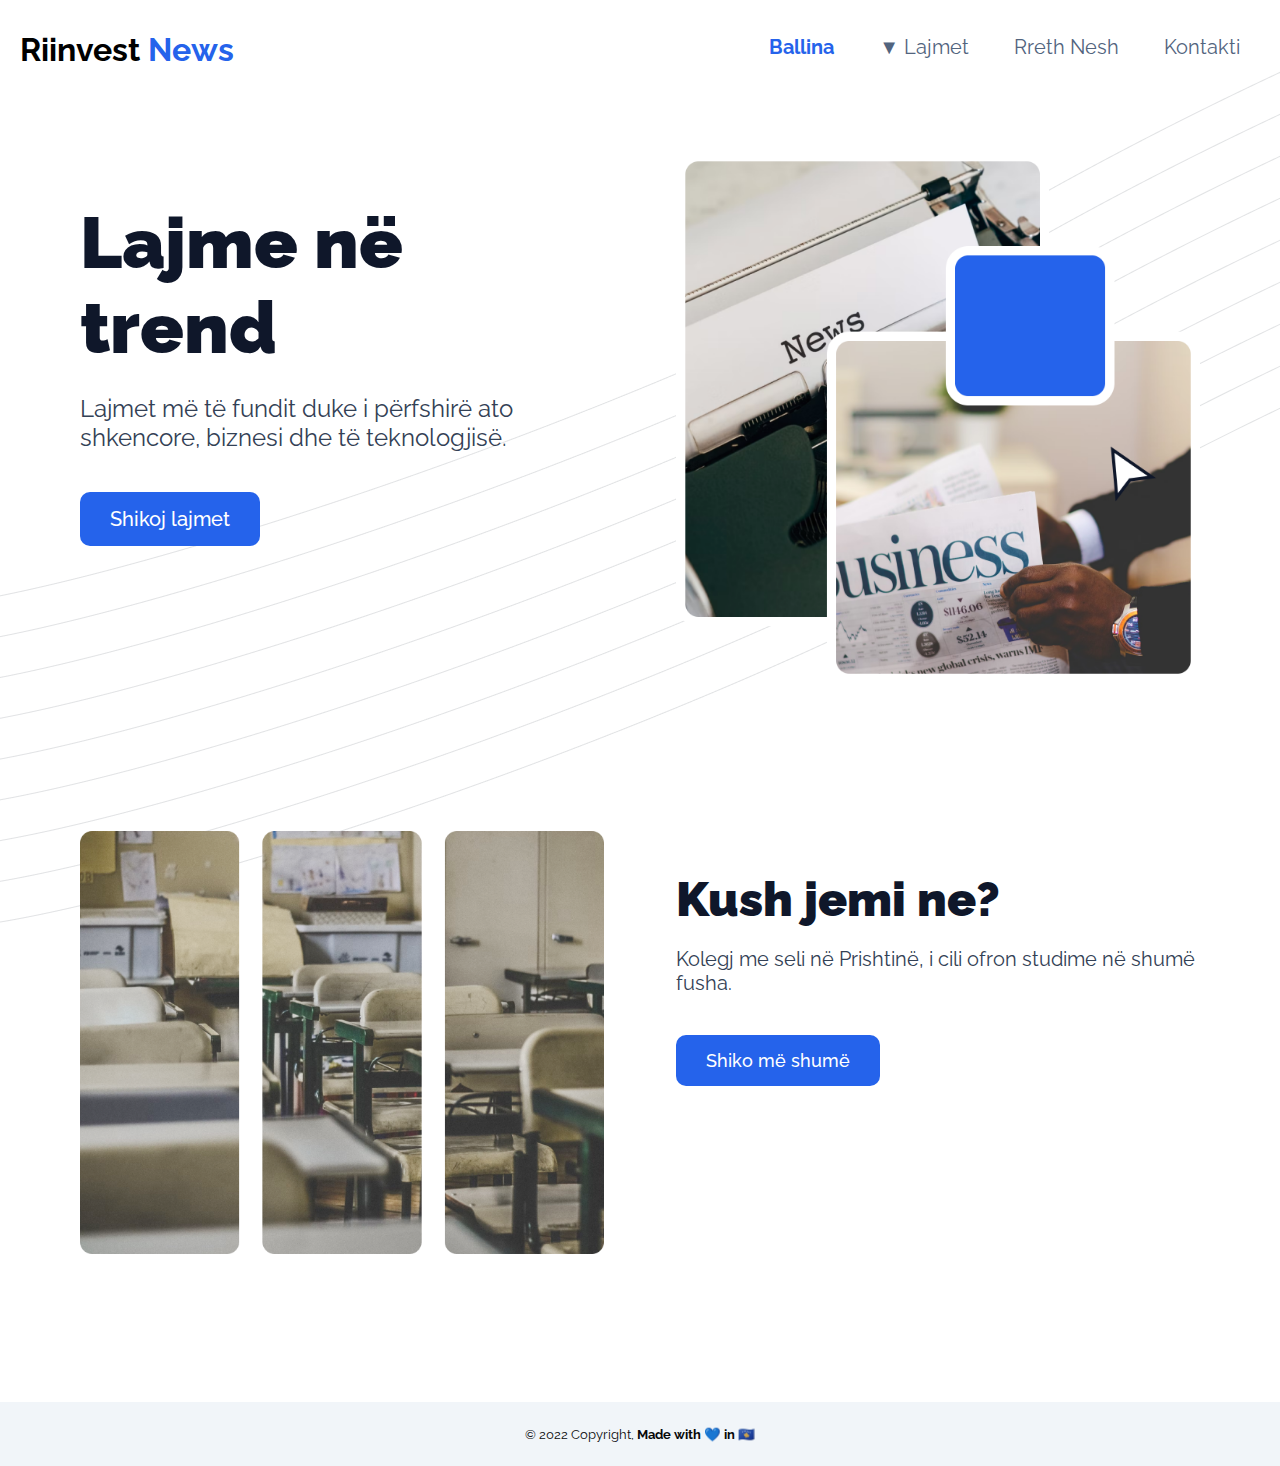
<file: index.html>
<!DOCTYPE html>
<html>
<head>
	<meta charset="utf-8">
	<meta name="viewport" content="width=device-width, initial-scale=1">
	<title>Riinvest News</title>
	<link rel="stylesheet" href="style.css">
	<link rel="stylesheet" href="https://cdnjs.cloudflare.com/ajax/libs/font-awesome/6.1.1/css/all.min.css"
		integrity="sha512-KfkfwYDsLkIlwQp6LFnl8zNdLGxu9YAA1QvwINks4PhcElQSvqcyVLLD9aMhXd13uQjoXtEKNosOWaZqXgel0g=="
		crossorigin="anonymous" referrerpolicy="no-referrer" />
</head>
<body>
	<nav class="navigation">
		<div class="title">
			<h1>Riinvest <span style="color: #2563EB">News</span></h1>
			<span class="button" onclick="openNav(this)"><i class="fa-solid fa-bars"></i></span>
		</div>
		<ul id="links">
			<li class="active-nav"><a href="index.html">Ballina</a></li>
			<li><a href="lajmet.html"><span class="arrow">&#9660;</span>
					Lajmet</a>
				<ul class="sub-navigation">
					<li><a href="lajmet-tech.html">Teknologji</a></li>
					<li><a href="lajmet-science.html">Shkencë</a></li>
					<li><a href="lajmet-business.html">Biznes</a></li>
				</ul>
			</li>
			<li ><a href="about-us.html">Rreth Nesh</a></li>
			<li><a href="contact.html">Kontakti</a></li>
		</ul>

	</nav>
	<div class="container">
		
		<div class="bg-1">
			<img src="img/bg.png">
		</div>

		<div class="body">
			<section class="header">
				<div class="header-right">
					<img src="img/home-header.png"/>
				</div>
				<div class="header-left">
					<h1>Lajme në trend</h1>
					<p>Lajmet më të fundit duke i përfshirë ato shkencore, biznesi dhe të teknologjisë.</p>
					<a href="lajmet.html">Shikoj lajmet</a>
				</div>
			</section>
			
			<section class="home-about-us">
				<div class="home-about-us-left">
					<img src="img/home-img-3columns.png"/>
				</div>
				<div class="home-about-us-right">
					<h2>Kush jemi ne?</h2>
					<p>Kolegj me seli në Prishtinë, i cili ofron studime në shumë fusha.</p>
					<a href="about-us.html">Shiko më shumë</a>
				</div>
			</section>
		</div>
	</div>

	<footer class="footer container">
			<small>© 2022 Copyright, <b>Made with 💙 in 🇽🇰</b></small>
		</footer>

	<script>
		function openNav(button) {
			var links = document.getElementById("links");
			if (links.classList.contains('show')) {
				links.classList.remove("show");
				button.classList.remove("active");
			} else {
				links.classList.add("show");
				button.classList.add("active");
			}
		}
	</script>
</body>
</html>
</file>
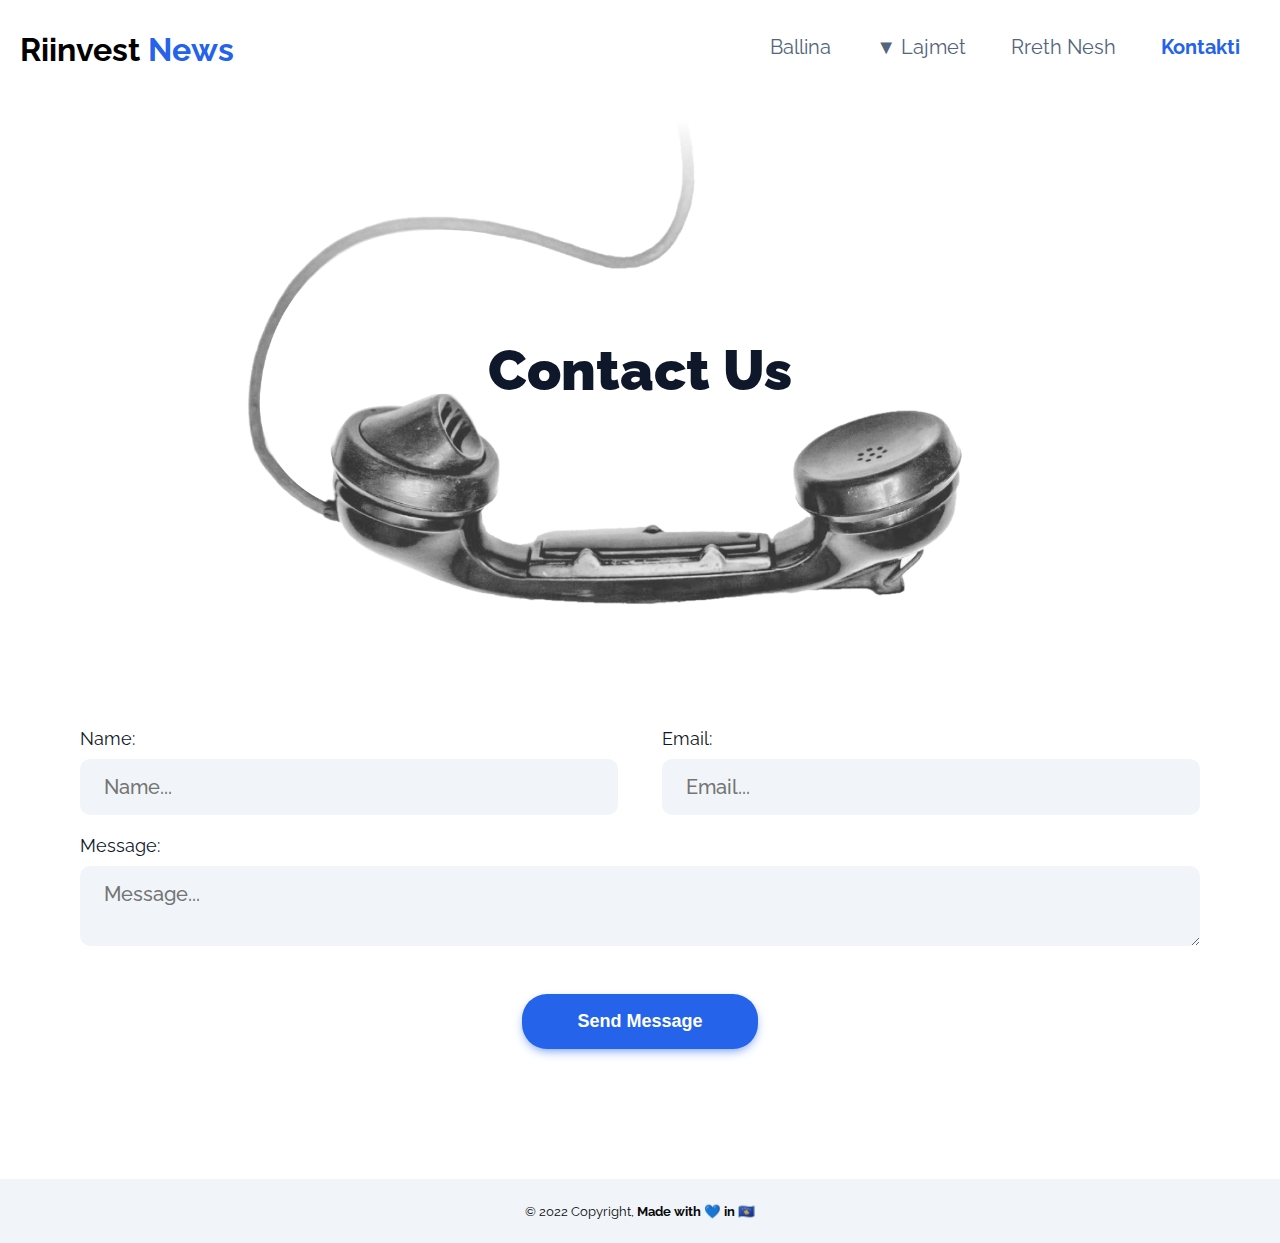
<file: contact.html>
<!DOCTYPE html>
<html>

<head>
	<meta charset="utf-8">
	<meta name="viewport" content="width=device-width, initial-scale=1">
	<title>Riinvest News</title>
	<link rel="stylesheet" href="style.css">
	<link rel="stylesheet" href="https://cdnjs.cloudflare.com/ajax/libs/font-awesome/6.1.1/css/all.min.css"
		integrity="sha512-KfkfwYDsLkIlwQp6LFnl8zNdLGxu9YAA1QvwINks4PhcElQSvqcyVLLD9aMhXd13uQjoXtEKNosOWaZqXgel0g=="
		crossorigin="anonymous" referrerpolicy="no-referrer" />


	<style>
		@font-face {
			font-family: Raleway-Black;
			src: url(./fonts/Raleway/static/Raleway-Black.ttf);
		}

		.bg-contact {
			position: absolute;
			z-index: -1;
			display: flex;
			top: 120px;
			justify-content: center;
			width: 100%;
			opacity: 1;

			overflow-x: hidden
		}

		.bg-contact img {
			width: 840px;
		}

		.contact-header {
			display: flex;
			align-items: center;
			padding-top: 200px;
			padding-bottom: 150px;
			flex-direction: column;
		}

		.contact-header h1 {
			font-family: Raleway-Black;
			font-size: 42px;
			color: #0F172A;
		}

		.icons {
			margin-top: 32px;
			margin-top: 0;
		}

		.icons i {
			font-size: 32px;
			color: #2563EB;
			margin-right: 8px;

		}


		.contact-form {
			padding: 80px 0;
		}

		.contact-form label {
			font-family: "Raleway";
			font-weight: 400;
			font-size: 18px;
			margin-top: 20px;
			color: #0F172A;
		}

		.contact-form input {
			font-family: "Raleway";
			font-weight: 500;
			font-size: 20px;
			padding: 16px 24px;
			border-radius: 10px;
			border: 0;
			color: #0F172A;
			margin-top: 10px;
			background-color: #F1F5F9;
			outline: none;
		}

		.contact-form textarea {
			font-family: "Raleway";
			font-weight: 500;
			font-size: 20px;
			padding: 16px 24px;
			border-radius: 10px;
			border: 0;
			color: #0F172A;
			margin-top: 10px;
			background-color: #F1F5F9;
			outline: none;
		}

		.contact-top {
			display: flex;
			flex-direction: column;
			justify-content: space-between;
		}

		.contact-input {
			display: flex;
			flex-direction: column;
			width: 100%;
		}

		.contact-bottom {
			display: flex;
			flex-direction: column;
			width: 100%;
		}


		.btn-more {
			background: #2563eb;
			border: 0;
			padding: 17px 55px;
			font-weight: 600;
			font-size: 18px;
			color: white;
			margin-bottom: 50px;
			border-radius: 25px;
			box-shadow: 0px 4px 11px -3px #5f8df1;
			cursor: pointer;
		}
		.more {
			text-align: center;
			margin-top: 48px;
		}




		@media (min-width: 960px) {

			.bg-contact {
				top: 0px;
			}

			.bg-contact img {
				width: 1220px;
			}

			.contact-header h1 {
				font-size: 56px;
			}

			.contact-form {
				padding: 80px 0;
			}


			.contact-input {

				width: 48%;
			}

			.contact-top {
				display: flex;
				flex-direction: row;
			}

			.contact-bottom {
				display: flex;
				flex-direction: column;
			}

		}


		@media (min-width: 1466px) {

			.bg-contact {
				top: -100px;
			}


			.bg-contact img {
				width: 1440px;
			}

		}
	</style>
</head>

<body>
	<div>
		<nav class="navigation">
			<div class="title">
				<h1>Riinvest <span style="color: #2563EB">News</span></h1>
				<span class="button" onclick="openNav(this)"><i class="fa-solid fa-bars"></i></span>
			</div>
			<ul id="links">
				<li><a href="index.html">Ballina</a></li>
				<li><a href="lajmet.html"><span class="arrow">&#9660;</span>
						Lajmet</a>
					<ul class="sub-navigation">
						<li><a href="lajmet-tech.html">Teknologji</a></li>
						<li><a href="lajmet-science.html">Shkencë</a></li>
						<li><a href="lajmet-business.html">Biznes</a></li>
					</ul>
				</li>
				<li><a href="about-us.html">Rreth Nesh</a></li>
				<li class="active-nav"><a href="contact.html">Kontakti</a></li>
			</ul>

		</nav>

		<div class="bg-contact">
			<img src="img/phone.png" />
		</div>
		<div class="container">
			<section class="contact-header">
				<h1>Contact Us</h1>

				<div class="icons">
					<a href="#">
						<i class="fa-brands fa-github"></i>
					</a>
					<a href="#">
						<i class="fa-brands fa-facebook"></i>
					</a>
					<a href="#">
						<i class="fa-brands fa-linkedin-in"></i>
					</a>
				</div>
			</section>
			<section>
				<form class="contact-form">
					<div class="contact-top">
						<div class="contact-input">
							<label>Name:</label>
							<input placeholder="Name..." type="text" />
						</div>
						<div class="contact-input">
							<label>Email:</label>
							<input placeholder="Email..." type="text" />
						</div>

					</div>
					<div class="contact-bottom">
						<label>Message:</label>
						<textarea placeholder="Message..."></textarea>
					</div>

					<div class="more">
						<button name="answer" class="btn-more" > Send Message</button>
					</div>
				</form>
			</section>
		</div>


	</div>

	<footer class="footer container">
		<small>© 2022 Copyright, <b>Made with 💙 in 🇽🇰</b></small>
	</footer>

	<script>
		function openNav(button) {
			var links = document.getElementById("links");
			if (links.classList.contains('show')) {
				links.classList.remove("show");
				button.classList.remove("active");
			} else {
				links.classList.add("show");
				button.classList.add("active");
			}
		}
	</script>
</body>

</html>
</file>
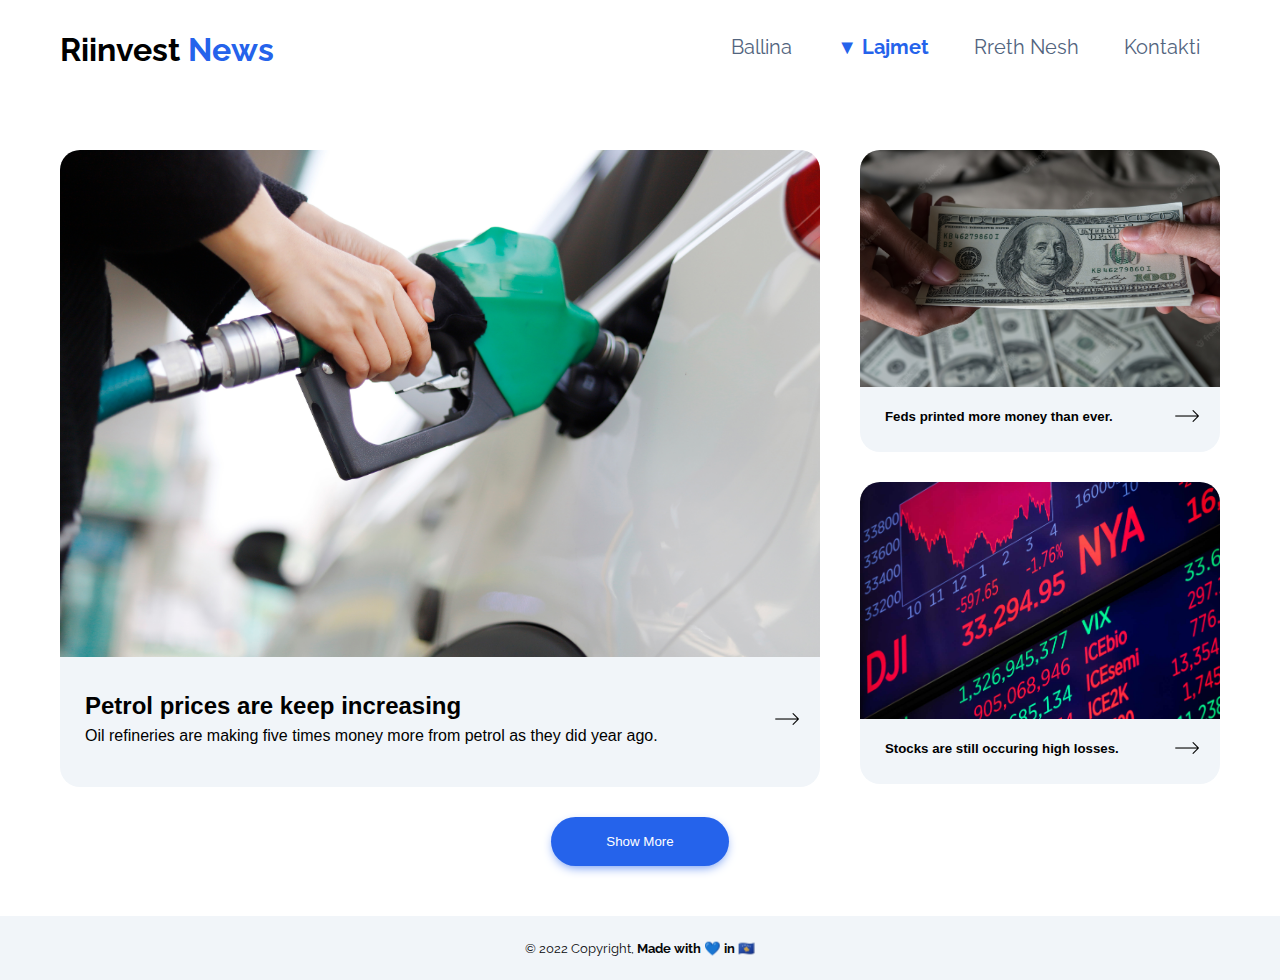
<file: lajmet-business.html>
<!DOCTYPE html>
<html>
<head>
	<meta charset="utf-8">
	<meta name="viewport" content="width=device-width, initial-scale=1">
	<title>Riinvest News - Shkencë</title>
	<link rel="stylesheet" href="style.css">
	<link rel="stylesheet" href="https://cdnjs.cloudflare.com/ajax/libs/font-awesome/6.1.1/css/all.min.css"
		integrity="sha512-KfkfwYDsLkIlwQp6LFnl8zNdLGxu9YAA1QvwINks4PhcElQSvqcyVLLD9aMhXd13uQjoXtEKNosOWaZqXgel0g=="
		crossorigin="anonymous" referrerpolicy="no-referrer"/>
</head>
<body>
	<div class="wrapper">
		<nav class="navigation">
			<div class="title">
				<h1>Riinvest <span style="color: #2563EB">News</span></h1>
				<span class="button" onclick="openNav(this)"><i class="fa-solid fa-bars"></i></span>
			</div>
			<ul id="links">
				<li><a href="index.html">Ballina</a></li>
				<li class="active-nav"><a href="lajmet.html"><span class="arrow">&#9660;</span>
						Lajmet</a>
					<ul class="sub-navigation">
						<li><a href="lajmet-tech.html">Teknologji</a></li>
						<li><a href="lajmet-science.html">Shkencë</a></li>
						<li><a href="lajmet-business.html">Biznes</a></li>
					</ul>
				</li>
				<li><a href="about-us.html">Rreth Nesh</a></li>
				<li><a href="contact.html">Kontakti</a></li>
			</ul>

		</nav>

		<div class="body">
			<div class="lajmet1">
				<div class="artikulli1 artikujt">
					<div class="lajmi-wrapper">
						<img src="img/business-img1.jpg" alt="lajmi1">
						<a href="/"><div class="lajmi-caption">
							<h2>Petrol prices are keep increasing</h2>
							<p>Oil refineries are making five times money more from petrol as they did year ago.</p>
						</div></a>
					</div>
				</div>
				<div class="artikujt2 artikujt">
					<div class="element2">
						<div class="lajmi-wrapper">
							<img src="img/business-img2.jpg" alt="lajmi3">
							<a href="/"><div class="lajmi-caption">
								<h5>Feds printed more money than ever.</h5>
							</div></a>
						</div>
					</div>
					<div class="element1">
						<div class="lajmi-wrapper">
							<img src="img/business-img3.jpeg" alt="lajmi2">
							<a href="/"><div class="lajmi-caption">
								<h5>Stocks are still occuring high losses.</h5>
							</div></a>
						</div>
					</div>
				</div>
			</div>
			<div class="view-more" id="lajmetMore">
				<div class="more-articles artikujt">
					<div class="more-lajmet">
						<div class="lajmi-wrapper">
							<img src="img/tech-img4.jpg" alt="lajmi4">
							<a href="/"><div class="lajmi-caption">
								<h5>Telegram plan for this year increases profit.</h5>
							</div></a>
						</div>
					</div>
					<div class="more-lajmet">
						<div class="lajmi-wrapper">
							<img src="img/tech-img5.jpg" alt="lajmi5">
							<a href="/"><div class="lajmi-caption">
								<h5>Apple made $1.5B from headphones.</h5>
							</div></a>
						</div>
					</div>
					<div class="more-lajmet">
						<div class="lajmi-wrapper">
							<img src="img/tech-img6.jpg" alt="lajmi6">
							<a href="/"><div class="lajmi-caption">
								<h5>Apple Watch is has turn Apple market bullish.</h5>
							</div></a>
						</div>
					</div>
				</div>
			</div>
			<div class="more">
				<input type="button" name="answer" value="Show More" onclick="showDiv()" class="btn-more"/>
			</div>
		</div>
	</div>
	<footer class="footer container">
		<small>© 2022 Copyright, <b>Made with 💙 in 🇽🇰</b></small>
	</footer>
	<script type="text/javascript">
		function showDiv() {
   			document.getElementById('lajmetMore').style.display = "block";
		}

		function openNav(button) {
			var links = document.getElementById("links");
			if (links.classList.contains('show')) {
				links.classList.remove("show");
				button.classList.remove("active");
			} else {
				links.classList.add("show");
				button.classList.add("active");
			}
		}
	</script>
</body>
</html>
</file>
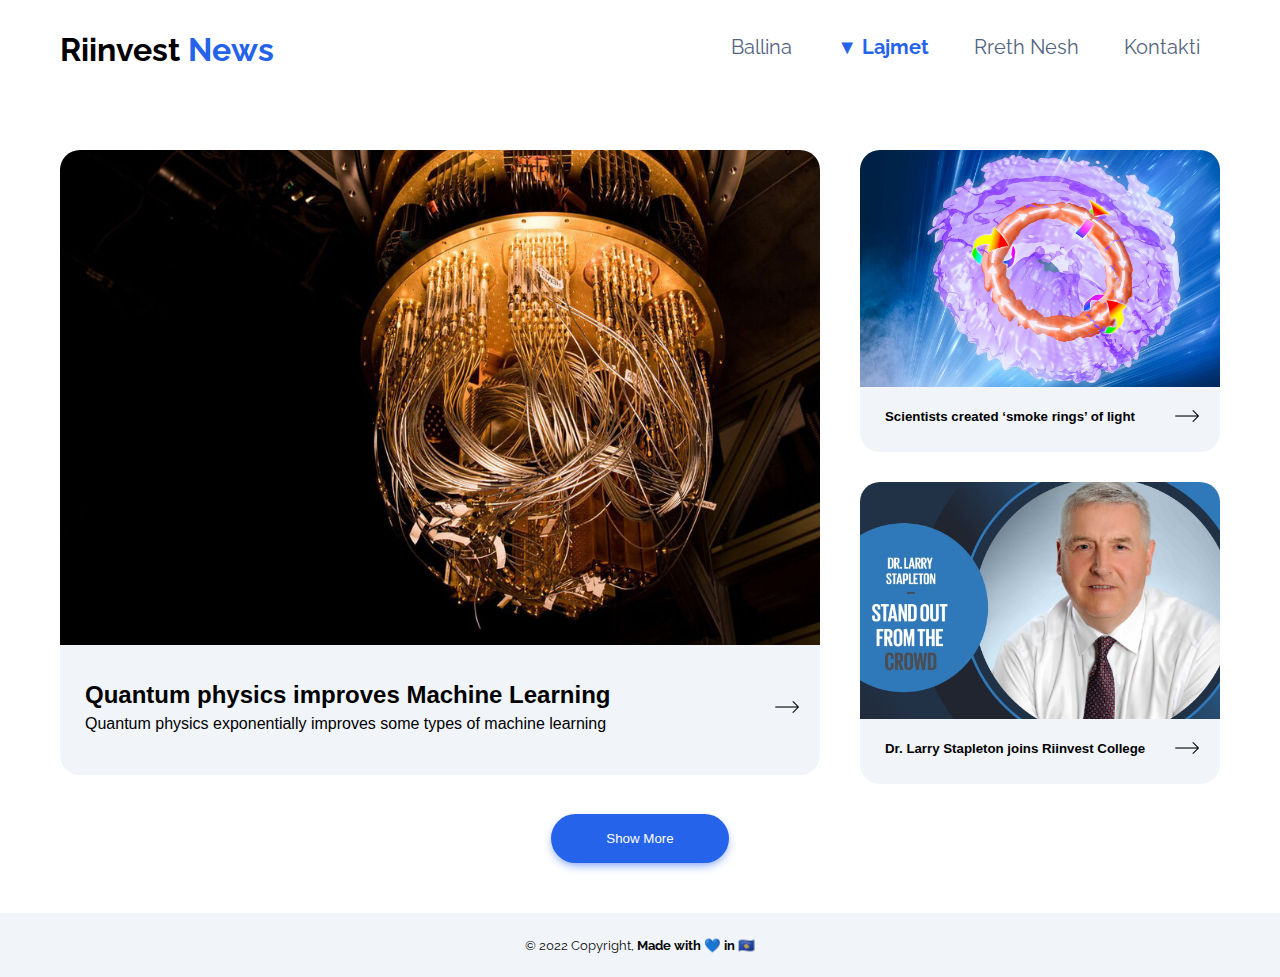
<file: lajmet-science.html>
<!DOCTYPE html>
<html>
<head>
	<meta charset="utf-8">
	<meta name="viewport" content="width=device-width, initial-scale=1">
	<title>Riinvest News - Shkencë</title>
	<link rel="stylesheet" href="style.css">
	<link rel="stylesheet" href="https://cdnjs.cloudflare.com/ajax/libs/font-awesome/6.1.1/css/all.min.css"
		integrity="sha512-KfkfwYDsLkIlwQp6LFnl8zNdLGxu9YAA1QvwINks4PhcElQSvqcyVLLD9aMhXd13uQjoXtEKNosOWaZqXgel0g=="
		crossorigin="anonymous" referrerpolicy="no-referrer"/>
</head>
<body>
	<div class="wrapper">
		<nav class="navigation">
			<div class="title">
				<h1>Riinvest <span style="color: #2563EB">News</span></h1>
				<span class="button" onclick="openNav(this)"><i class="fa-solid fa-bars"></i></span>
			</div>
			<ul id="links">
				<li><a href="index.html">Ballina</a></li>
				<li class="active-nav"><a href="lajmet.html"><span class="arrow">&#9660;</span>
						Lajmet</a>
					<ul class="sub-navigation">
						<li><a href="lajmet-tech.html">Teknologji</a></li>
						<li><a href="lajmet-science.html">Shkencë</a></li>
						<li><a href="lajmet-business.html">Biznes</a></li>
					</ul>
				</li>
				<li><a href="about-us.html">Rreth Nesh</a></li>
				<li><a href="contact.html">Kontakti</a></li>
			</ul>

		</nav>

		<div class="body">
			<div class="lajmet1">
				<div class="artikulli1 artikujt">
					<div class="lajmi-wrapper">
						<img src="img/science-img1.jpg" alt="lajmi1">
						<a href="/"><div class="lajmi-caption">
							<h2>Quantum physics improves Machine Learning</h2>
							<p>Quantum physics exponentially improves some types of machine learning</p>
						</div></a>
					</div>
				</div>
				<div class="artikujt2 artikujt">
					<div class="element2">
						<div class="lajmi-wrapper">
							<img src="img/science-img2.jpg" alt="lajmi3">
							<a href="/"><div class="lajmi-caption">
								<h5>Scientists created ‘smoke rings’ of light</h5>
							</div></a>
						</div>
					</div>
					<div class="element1">
						<div class="lajmi-wrapper">
							<img src="img/img2.jpg" alt="lajmi2">
							<a href="/"><div class="lajmi-caption">
								<h5>Dr. Larry Stapleton joins Riinvest College</h5>
							</div></a>
						</div>
					</div>
				</div>
			</div>
			<div class="view-more" id="lajmetMore">
				<div class="more-articles artikujt">
					<div class="more-lajmet">
						<div class="lajmi-wrapper">
							<img src="img/img3.png" alt="lajmi4">
							<a href="/"><div class="lajmi-caption">
								<h5>Data Scientist is in charge of analyzing data</h5>
							</div></a>
						</div>
					</div>
					<div class="more-lajmet">
						<div class="lajmi-wrapper">
							<img src="img/science-img3.png" alt="lajmi5">
							<a href="/"><div class="lajmi-caption">
								<h5>New samples of the asteroid Ryugu</h5>
							</div></a>
						</div>
					</div>
					<div class="more-lajmet">
						<div class="lajmi-wrapper">
							<img src="img/science-img4.jpg" alt="lajmi6">
							<a href="/"><div class="lajmi-caption">
								<h5>Slow pulsar shouldn’t emit radio waves</h5>
							</div></a>
						</div>
					</div>
				</div>
			</div>
			<div class="more">
				<input type="button" name="answer" value="Show More" onclick="showDiv()" class="btn-more"/>
			</div>
		</div>
	</div>
	<footer class="footer container">
		<small>© 2022 Copyright, <b>Made with 💙 in 🇽🇰</b></small>
	</footer>
	<script type="text/javascript">
		function showDiv() {
   			document.getElementById('lajmetMore').style.display = "block";
		}

		function openNav(button) {
			var links = document.getElementById("links");
			if (links.classList.contains('show')) {
				links.classList.remove("show");
				button.classList.remove("active");
			} else {
				links.classList.add("show");
				button.classList.add("active");
			}
		}
	</script>
</body>
</html>
</file>
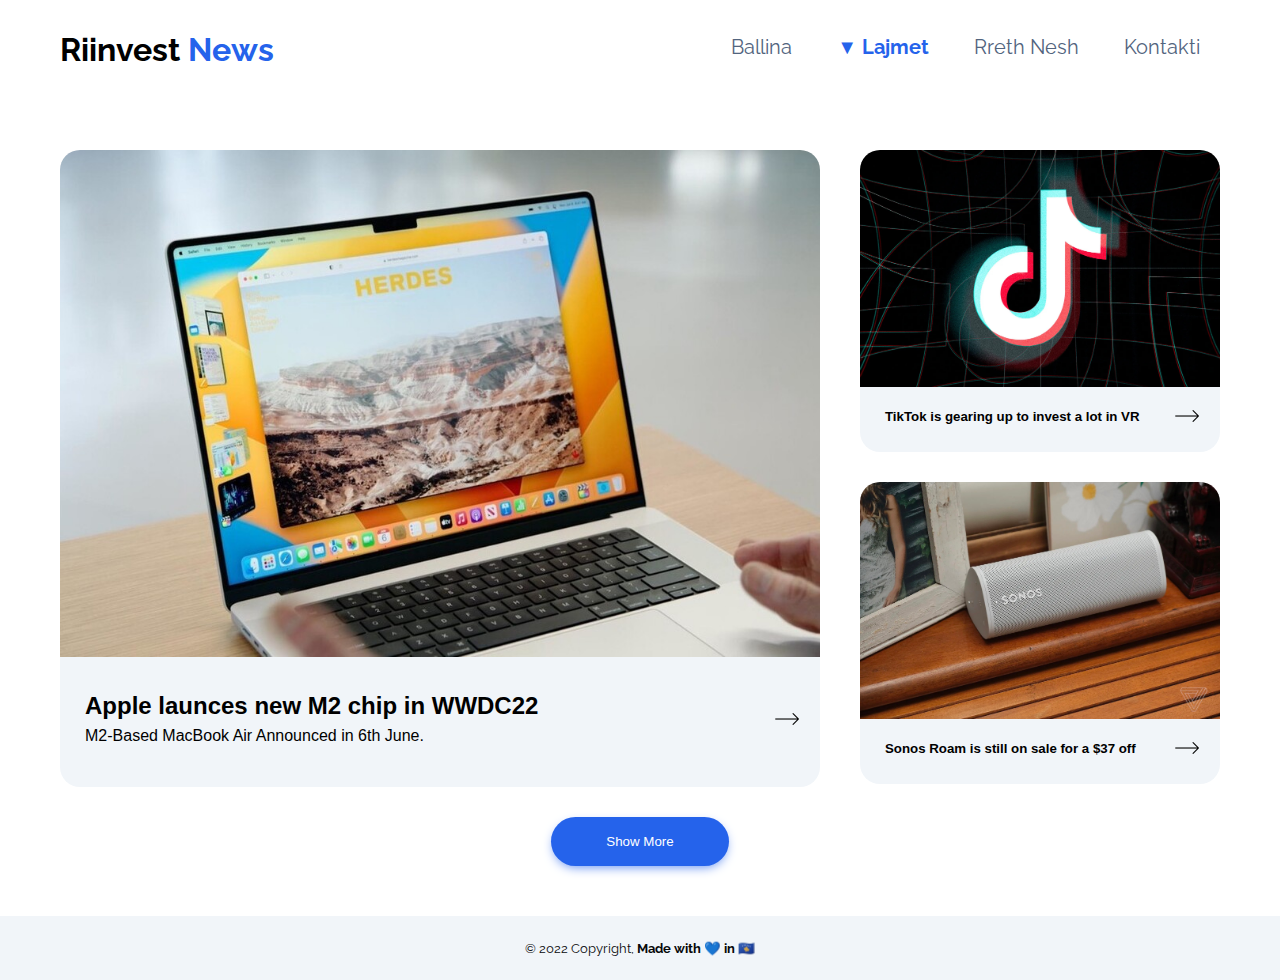
<file: lajmet-tech.html>
<!DOCTYPE html>
<html>
<head>
	<meta charset="utf-8">
	<meta name="viewport" content="width=device-width, initial-scale=1">
	<title>Riinvest News - Tech</title>
	<link rel="stylesheet" href="style.css">
	<link rel="stylesheet" href="https://cdnjs.cloudflare.com/ajax/libs/font-awesome/6.1.1/css/all.min.css"
		integrity="sha512-KfkfwYDsLkIlwQp6LFnl8zNdLGxu9YAA1QvwINks4PhcElQSvqcyVLLD9aMhXd13uQjoXtEKNosOWaZqXgel0g=="
		crossorigin="anonymous" referrerpolicy="no-referrer"/>
</head>
<body>
	<div class="wrapper">
		<nav class="navigation">
			<div class="title">
				<h1>Riinvest <span style="color: #2563EB">News</span></h1>
				<span class="button" onclick="openNav(this)"><i class="fa-solid fa-bars"></i></span>
			</div>
			<ul id="links">
				<li><a href="index.html">Ballina</a></li>
				<li class="active-nav"><a href="lajmet.html"><span class="arrow">&#9660;</span>
						Lajmet</a>
					<ul class="sub-navigation">
						<li><a href="lajmet-tech.html">Teknologji</a></li>
						<li><a href="lajmet-science.html">Shkencë</a></li>
						<li><a href="lajmet-business.html">Biznes</a></li>
					</ul>
				</li>
				<li><a href="about-us.html">Rreth Nesh</a></li>
				<li><a href="contact.html">Kontakti</a></li>
			</ul>

		</nav>

		<div class="body">
			<div class="lajmet1">
				<div class="artikulli1 artikujt">
					<div class="lajmi-wrapper">
						<img src="img/tech-img1.jpg" alt="lajmi1">
						<a href="/"><div class="lajmi-caption">
							<h2>Apple launces new M2 chip in WWDC22</h2>
							<p>M2-Based MacBook Air Announced in 6th June.</p>
						</div></a>
					</div>
				</div>
				<div class="artikujt2 artikujt">
					<div class="element1">
						<div class="lajmi-wrapper">
							<img src="img/tech-img2.jpg" alt="lajmi2">
							<a href="/"><div class="lajmi-caption">
								<h5>TikTok is gearing up to invest a lot in VR</h5>
							</div></a>
						</div>
					</div>
					<div class="element2">
						<div class="lajmi-wrapper">
							<img src="img/tech-img3.jpg" alt="lajmi3">
							<a href="/"><div class="lajmi-caption">
								<h5>Sonos Roam is still on sale for a $37 off</h5>
							</div></a>
						</div>
					</div>
				</div>
			</div>
			<div class="view-more" id="lajmetMore">
				<div class="more-articles artikujt">
					<div class="more-lajmet">
						<div class="lajmi-wrapper">
							<img src="img/tech-img4.jpg" alt="lajmi4">
							<a href="/"><div class="lajmi-caption">
								<h5>Telegram premium is coming this year</h5>
							</div></a>
						</div>
					</div>
					<div class="more-lajmet">
						<div class="lajmi-wrapper">
							<img src="img/tech-img5.jpg" alt="lajmi5">
							<a href="/"><div class="lajmi-caption">
								<h5>Best noice cancellation headphones</h5>
							</div></a>
						</div>
					</div>
					<div class="more-lajmet">
						<div class="lajmi-wrapper">
							<img src="img/tech-img6.jpg" alt="lajmi6">
							<a href="/"><div class="lajmi-caption">
								<h5>Significant changes coming on Apple Watch</h5>
							</div></a>
						</div>
					</div>
				</div>
			</div>
			<div class="more">
				<input type="button" name="answer" value="Show More" onclick="showDiv()" class="btn-more"/>
			</div>
		</div>
	</div>
	<footer class="footer container">
		<small>© 2022 Copyright, <b>Made with 💙 in 🇽🇰</b></small>
	</footer>
	<script type="text/javascript">
		function showDiv() {
   			document.getElementById('lajmetMore').style.display = "block";
		}

		function openNav(button) {
			var links = document.getElementById("links");
			if (links.classList.contains('show')) {
				links.classList.remove("show");
				button.classList.remove("active");
			} else {
				links.classList.add("show");
				button.classList.add("active");
			}
		}
	</script>
</body>
</html>
</file>
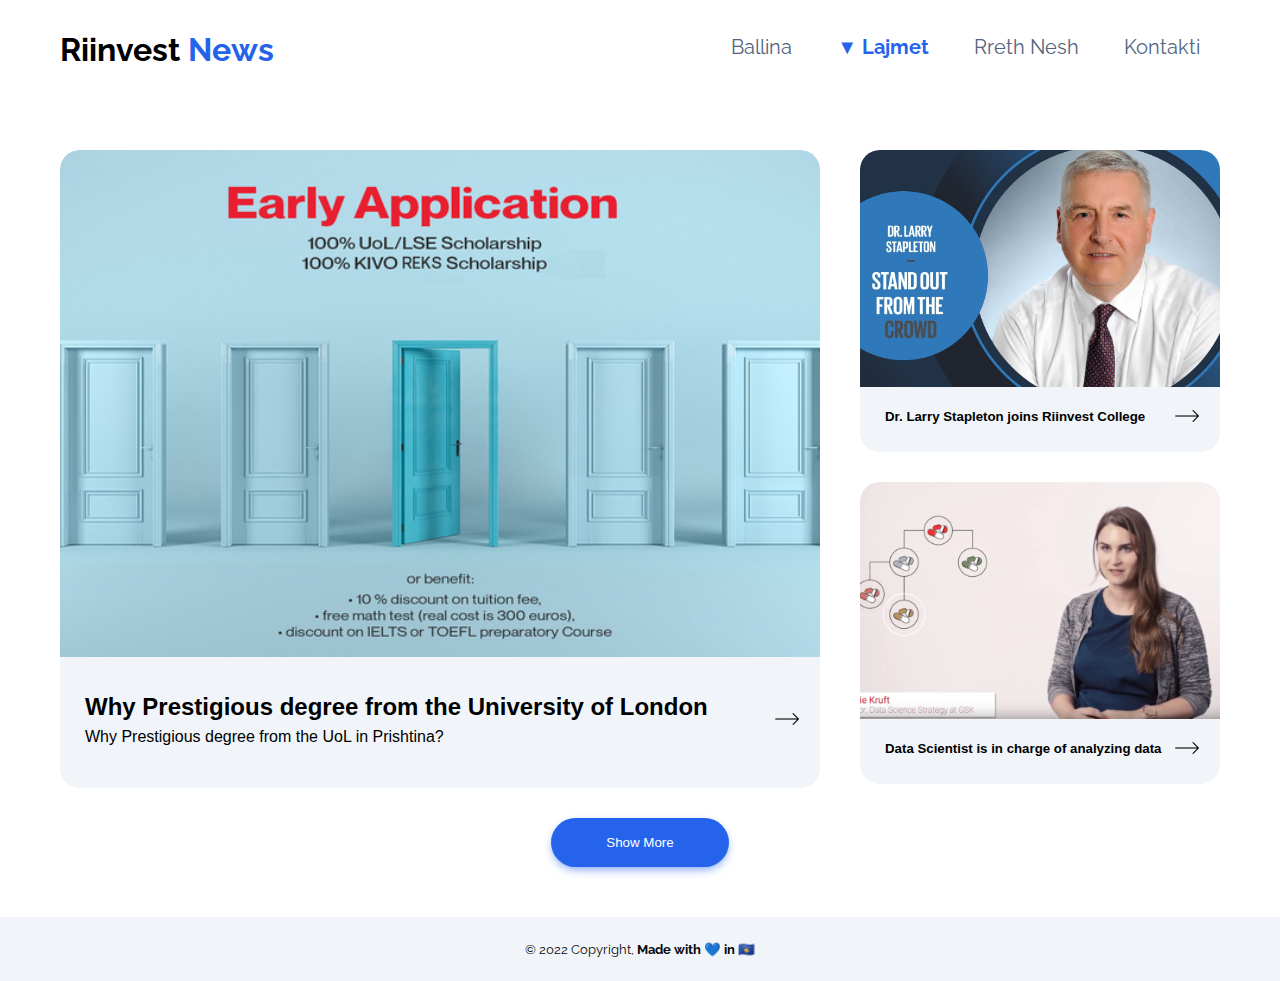
<file: lajmet.html>
<!DOCTYPE html>
<html>
<head>
	<meta charset="utf-8">
	<meta name="viewport" content="width=device-width, initial-scale=1">
	<title>Riinvest News</title>
	<link rel="stylesheet" href="style.css">
	<link rel="stylesheet" href="https://cdnjs.cloudflare.com/ajax/libs/font-awesome/6.1.1/css/all.min.css"
		integrity="sha512-KfkfwYDsLkIlwQp6LFnl8zNdLGxu9YAA1QvwINks4PhcElQSvqcyVLLD9aMhXd13uQjoXtEKNosOWaZqXgel0g=="
		crossorigin="anonymous" referrerpolicy="no-referrer"/>
</head>
<body>
	<div class="wrapper">
		<nav class="navigation">
			<div class="title">
				<h1>Riinvest <span style="color: #2563EB">News</span></h1>
				<span class="button" onclick="openNav(this)"><i class="fa-solid fa-bars"></i></span>
			</div>
			<ul id="links">
				<li><a href="index.html">Ballina</a></li>
				<li class="active-nav"><a href="lajmet.html"><span class="arrow">&#9660;</span>
						Lajmet</a>
					<ul class="sub-navigation">
						<li><a href="lajmet-tech.html">Teknologji</a></li>
						<li><a href="lajmet-science.html">Shkencë</a></li>
						<li><a href="lajmet-business.html">Biznes</a></li>
					</ul>
				</li>
				<li><a href="about-us.html">Rreth Nesh</a></li>
				<li><a href="contact.html">Kontakti</a></li>
			</ul>

		</nav>

		<div class="body">
			<div class="lajmet1">
				<div class="artikulli1 artikujt">
					<div class="lajmi-wrapper">
						<img src="img/img4.jpg" alt="lajmi1">
						<a href="/"><div class="lajmi-caption">
							<h2>Why Prestigious degree from the University of London</h2>
							<p>Why Prestigious degree from the UoL in Prishtina?</p>
						</div></a>
					</div>
				</div>
				<div class="artikujt2 artikujt">
					<div class="element1">
						<div class="lajmi-wrapper">
							<img src="img/img2.jpg" alt="lajmi2">
							<a href="/"><div class="lajmi-caption">
								<h5>Dr. Larry Stapleton joins Riinvest College</h5>
							</div></a>
						</div>
					</div>
					<div class="element2">
						<div class="lajmi-wrapper">
							<img src="img/img3.png" alt="lajmi3">
							<a href="/"><div class="lajmi-caption">
								<h5>Data Scientist is in charge of analyzing data</h5>
							</div></a>
						</div>
					</div>
				</div>
			</div>
			<div class="view-more" id="lajmetMore">
				<div class="more-articles artikujt">
					<div class="more-lajmet">
						<div class="lajmi-wrapper">
							<img src="img/img5.jpg" alt="lajmi4">
							<a href="/"><div class="lajmi-caption">
								<h5>LSE Summer School</h5>
							</div></a>
						</div>
					</div>
					<div class="more-lajmet">
						<div class="lajmi-wrapper">
							<img src="img/img6.jpg" alt="lajmi5">
							<a href="/"><div class="lajmi-caption">
								<h5>Riinvest approves strategic plan until 2027</h5>
							</div></a>
						</div>
					</div>
					<div class="more-lajmet">
						<div class="lajmi-wrapper">
							<img src="img/img7.jpg" alt="lajmi6">
							<a href="/"><div class="lajmi-caption">
								<h5>Call for application</h5>
							</div></a>
						</div>
					</div>
				</div>
			</div>
			<div class="more">
				<input type="button" name="answer" value="Show More" onclick="showDiv()" class="btn-more"/>
			</div>
		</div>
	</div>
	<footer class="footer container">
		<small>© 2022 Copyright, <b>Made with 💙 in 🇽🇰</b></small>
	</footer>
	<script type="text/javascript">
		function showDiv() {
   			document.getElementById('lajmetMore').style.display = "block";
		}

		function openNav(button) {
			var links = document.getElementById("links");
			if (links.classList.contains('show')) {
				links.classList.remove("show");
				button.classList.remove("active");
			} else {
				links.classList.add("show");
				button.classList.add("active");
			}
		}
	</script>
</body>
</html>
</file>
<file: style.css>
@font-face {
	font-family: 'Raleway';
	src: url('fonts/Raleway/Raleway-VariableFont_wght.ttf');
}

@font-face {
	font-family: Raleway-Black;
	src: url(./fonts/Raleway/static/Raleway-Black.ttf);
}

html{scroll-behavior:smooth}

.wrapper {
	max-width: 1200px;
	margin: auto;
}

body {
	padding: 0;
	margin: 0;
}

nav.navigation {
	justify-content: space-between;
	padding: 10px 30px;
}

nav .title{
	display: flex;
	justify-content: space-between;
	align-items: center;
}

.navigation ul {
	color: #52647e;
	font-size: 20px;
	font-family: "Raleway", sans-serif;
	list-style-type: none;
	padding: 0;
	display: none;
}

.show {
	display: block !important;
}

.navigation .button {
	display: block;
	padding: 16px;
	font-size: 18px;
	color: #334155;
}

.navigation .active {
	color: #2563EB;
}

.navigation ul li {
	list-style-type: none;
	display: block;
	padding: 10px 0;
	position: relative;
}

.container {
	padding: 0 30px;
}

ul.sub-navigation {
	margin-top: 10px;
	margin-left: 40px;
	display: block;
}

@media (min-width: 960px) {
	nav.navigation {
		display: flex;
		padding: 10px 20px;
	}

	.navigation ul {
		display: block;
		margin-left: 20px;

	}

	.navigation ul li {
		display: inline-block;
		padding: 5px 20px;
	}

	.navigation i {
		display: none;
	}
	

	.container {
		padding: 0 80px;
	}

	ul.sub-navigation {
		list-style-type: none;
		position: absolute;
		background-color: #F1F5F9;
		border-radius: 10px;
		margin-left: -10px;
		padding: 15px;
		margin-top: 25px;
		opacity: 0;
	}
	
	ul.sub-navigation li {
		padding-left: 10px;
		padding-top: 5px;
		padding-bottom: 5px;
	}
	
	.navigation li:hover .sub-navigation {
		opacity: 1;
	}
}


@media (min-width: 1466px) {
	nav.navigation {
		display: flex;
		justify-content: space-between;
		padding: 10px 250px;
	}

	.container {
		padding: 0 250px;
	}
}

nav.navigation h1 {
	position: relative;

}



.navigation ul li:hover {
	color: #070809;
	font-weight: 700;
}

.active-nav {
	color: #2563EB;
	font-weight: bold;
}



a {
	text-decoration: none;
	color: inherit;
}

h1 {
	font-family: "Raleway", sans-serif;
}

.lajmet1 {
	display: flex;
	padding-top: 50px;
}

.artikulli1 {
	max-width: 70%;
	width: 100%;
	padding: 0 20px;

}

.artikujt2 {
	max-width: 30%;
	width: 100%;
	padding: 0 20px;

}

.more-articles {
    float: left;
    clear: both;
    display: flex;
    flex-flow: wrap;
}

.more-lajmet {
    max-width: 30%;
    width: 100%;
    padding: 0px 19px;
    flex-basis: 3.333%;
    flex-grow: 3;
    flex-shrink: 0;
}






.header{
	display: flex;
	margin: 32px 0;
	flex-direction: column;
}

.header h1 {
	font-family: Raleway-Black;
	font-size: 56px;
	color: #0F172A;
	margin-bottom: 0;
}

.header p {
	font-family: "Raleway";
	font-size: 20px;
	color: #334155;
	margin-bottom: 30px;
}

.header a {
	font-family: "Raleway";
	display: inline-block;
	font-weight: 500;
	font-size: 18px;
	color: #fff;
	background-color: #2563EB;
	padding: 15px 30px;
	border-radius: 10px;
}

.header img {
	width: 100%;
}


.bg-1 {
	position: absolute;
	z-index: -1;
	top: -200px;
	left: 0px;
	width: 100%;
	opacity: 0.6;
	
	overflow-x: hidden
}

@media (min-width: 960px) {
	.header{
		margin: 52px 0;
		flex-direction: row-reverse;
	}
	
	.header-left{
		flex: 1;
		padding-right: 72px;
	}
	
	.header-right {
		flex: 1;
	}
	
	.header h1 {
		font-size: 72px;
		margin-bottom: 0;
	}
	
	.header p {
		font-size: 24px;
		margin-bottom: 40px;
	}
	
	.header a {
		font-size: 20px;
	}

}


@media (min-width: 1466px) {
	.header{
		margin: 72px 0;
	}
	
	.header-left{
		padding-right: 128px;
	}
	
	
}

.home-about-us {
	display: flex;
	margin: 158px 0;
	flex-direction: column;
}

.home-about-us h2 {
	font-family: Raleway-Black;
	font-size: 36px;
	color: #0F172A;
	margin-bottom: 0;
}

.home-about-us p {
	font-family: "Raleway";
	font-size: 18px;
	color: #334155;
	margin-bottom: 30px;
}

img {
	object-fit: fill;
}

.home-about-us a {
	font-family: "Raleway";
	display: inline-block;
	font-weight: 500;
	font-size: 16px;
	color: #fff;
	background-color: #2563EB;
	padding: 15px 30px;
	border-radius: 10px;
}

.home-about-us img {
	width: 100%;
}

@media (min-width: 960px) {
	.home-about-us{
		margin: 144px 0;
		flex-direction: row;
	}
	
	.home-about-us-left{
		flex: 1;
		padding-right: 72px;
	}
	
	.home-about-us-right {
		flex: 1;
	}
	
	.home-about-us h2 {
		font-size: 48px;
		margin-bottom: 0;
	}
	
	.home-about-us p {
		font-size: 20px;
		margin-bottom: 40px;
	}
	
	.home-about-us a {
		font-size: 18px;
	}

}


@media (min-width: 1466px) {
	.home-about-us{
		margin: 184px 0;
	}
	
	.home-about-us-left{
		padding-right: 128px;
	}
	
	
}

.lajmi-wrapper {
    border-radius: 20px;
    overflow: hidden;
    line-height: 10px;
    margin-bottom: 30px;
}

.lajmi-wrapper img {
    width: 100%;
    object-fit: cover;
}

.lajmi-caption h5 {
    margin: 0;
}
.lajmi-caption {
    background: #f1f5f9;
    padding: 25px 50px 30px 25px;
    font-family: sans-serif;
    position: relative;
}
.btn-more {
    background: #2563eb;
    border: 0;
    padding: 17px 55px;
    color: white;
    margin-bottom: 50px;
    border-radius: 25px;
    box-shadow: 0px 4px 11px -3px #5f8df1;
    cursor: pointer;
}
.more {
    text-align: center;
}
.more-lajmet img {
    height: 230px;
}
.artikujt2 img {
    height: 237px;
}
#lajmetMore{
display: none;
}
.lajmi-caption:before {
    content: "";
    background: url(img/right-arrow.png);
    position: absolute;
    width: 25px;
    background-repeat: no-repeat;
    height: 30px;
    right: 20px;
    top: 50%;
    transform: translateY(-50%);
}


/*****************************RESPONSIVE********************************/

@media(max-width: 1200px){
	.artikujt2 img {
    height: 225px;
	}

}

@media(max-width: 1024px){
	.artikujt2 img {
    height: 180px;
	}

}

@media(max-width: 992px){
	.lajmet1 {
    display: block;
}
.artikulli1, .artikujt2 {
    max-width: 100%;
    width: auto;
}
.element1,.element2 {
    max-width: 50%;
    float: left;
    width: 100%;
}
.element1 {
    padding-right: 20px;
}
.artikujt2.artikujt {
    display: flex;
}
.more-lajmet {
    max-width: 50%;
    width: 100%;
    flex-basis: 32.333%;
    flex-grow: 2;
    flex-shrink: 0;
    padding: 0 10px;
}
.more-articles {
    padding: 0 10px;
}

}

@media(max-width: 767px){
.artikujt2.artikujt {
    display: block;
}
.element1, .element2 {
    max-width: 100%;
}
.artikujt2 img {
    height: 100%;
}
.more-lajmet {
    max-width: 100%;
    flex-basis: 100%;
    flex-grow: 0;
    padding: 0 0;
}
.more-articles {
    padding: 0 20px;
}
.more-lajmet img {
    height: auto;
}
.lajmi-caption {
    line-height: 1.3em;
}
}


.about-header {
	background-image: url("./img/about-header.jpg");
	background-size: cover;
	padding: 150px 50px;
}

.about-header h1 {
	font-family: Raleway-Black;
	font-size: 48px;
	line-height: 1.3;
	color: white;
	text-align: center;
}

.about-header p {
	font-family: "Raleway";
	font-size: 18px;
	line-height: 1.5;
	color: white;
	text-align: center;
}

.section {
	display: flex;
	flex-direction: column;
	justify-content: center;
	padding: 60px 0;
}

.section h2 {
	font-family: Raleway-Black;
	font-size: 36px;
	color: #0F172A;
	text-align: center;
	margin: 10px;
}

.section p {
	font-family: Raleway;
	font-size: 24px;
	color: #334155;
	text-align: center;
}

.gallery-images {
	margin-top: 60px;
	display: flex;
	flex-direction: column;
	justify-content: space-between;
}

.gallery-images .middle {
	width: 100%;
	display: flex;
	flex-direction: column;
	justify-content: space-between;
}

.gallery-images img {
	border-radius: 10px;
	width: 100%;
	margin: 10px 0;
	height: 350px;
	object-fit: cover;
}

.gallery-images .middle img {
	width: 100%;
	height: 350px;
}

.team-members {
	margin-top: 60px;
	display: flex;
	justify-content: space-between;
	flex-direction: column;
}

.member {
	width: 100%;
	background-color: #F1F5F9;
	border-radius: 10px;
	margin: 10px 0;
}

.member img {
	aspect-ratio: 1;
	border-radius: 8px;
	width: 100%;
	object-fit: cover;
}

.member-content {
	padding: 60px;
}

.member p {
	font-size: 16px;
	text-transform: uppercase;
	font-weight: 400;
	text-align: left;
	color: #334155;
	letter-spacing: 4px;
	margin-top: 30px;
	margin-bottom: 0;

}

.member h3 {
	font-family: Raleway-Black;
	font-size: 32px;
	margin: 5px 0;
	color: #0F172A;

}

.member .icons {
	margin-top: 32px;
}

.member .icons i {
	font-size: 32px;
	color: #2563EB;
	margin-right: 8px;
}


@media (min-width: 960px) {

	.about-header {
		padding: 150px 200px;
	}

	.about-header h1 {
		font-size: 64px;
	}

	.about-header p {
		font-size: 24px;
	}

	.section {
		padding: 100px 0;
	}

	.section h2 {

		font-size: 48px;

	}

	.section p {
		font-size: 24px;
	}

	.gallery-images {
		flex-direction: row;
	}

	.gallery-images .middle {
		margin: 0 20px;
		display: flex;
		flex-direction: column;
		justify-content: space-between;
	}

	.gallery-images img {
		width: 33%;
		height: 700px;
	}

	.gallery-images .middle img {
		height: 340px;
	}

	.team-members {
		margin-top: 60px;
		flex-direction: row;
	}

	.member {
		width: 32%;
	}

	.member-content {
		padding: 50px;
	}

	.member p {
		font-size: 12px;
		margin-top: 30px;
	}

	.member h3 {
		font-size: 24px;
		margin: 5px 0;
	}

	.member .icons {
		margin-top: 24px;
	}

	.member .icons i {
		font-size: 24px;
	}
}


@media (min-width: 1466px) {
	.about-header {
		padding: 150px 460px;
	}

	.about-header h1 {
		font-size: 72px;
	}

	.about-header p {
		font-size: 28px;
	}

	.section {
		padding: 100px 0;
	}

	.section h2 {

		font-size: 48px;

	}

	.section p {
		font-size: 24px;
	}

	.gallery-images {
		flex-direction: row;
	}

	.gallery-images .middle {
		margin: 0 20px;
		display: flex;
		flex-direction: column;
		justify-content: space-between;
	}

	.gallery-images img {
		width: 33%;
		height: 800px;
	}

	.gallery-images .middle img {
		height: 390px;
	}

	.team-members {
		margin-top: 60px;
		flex-direction: row;
	}

	.member {
		width: 32%;
	}

	.member-content {
		padding: 80px;
	}

	.member p {
		font-size: 16px;
		margin-top: 30px;
	}

	.member h3 {
		font-size: 32px;
		margin: 5px 0;
	}

	.member .icons {
		margin-top: 32px;
	}

	.member .icons i {
		font-size: 32px;
	}
}

.footer {
	padding: 24px;
	background-color: #F1F5F9;
	display: flex;
	justify-content: center;
}

.footer small {
	font-family: 'Raleway';
	color: #070809;
}
</file>
